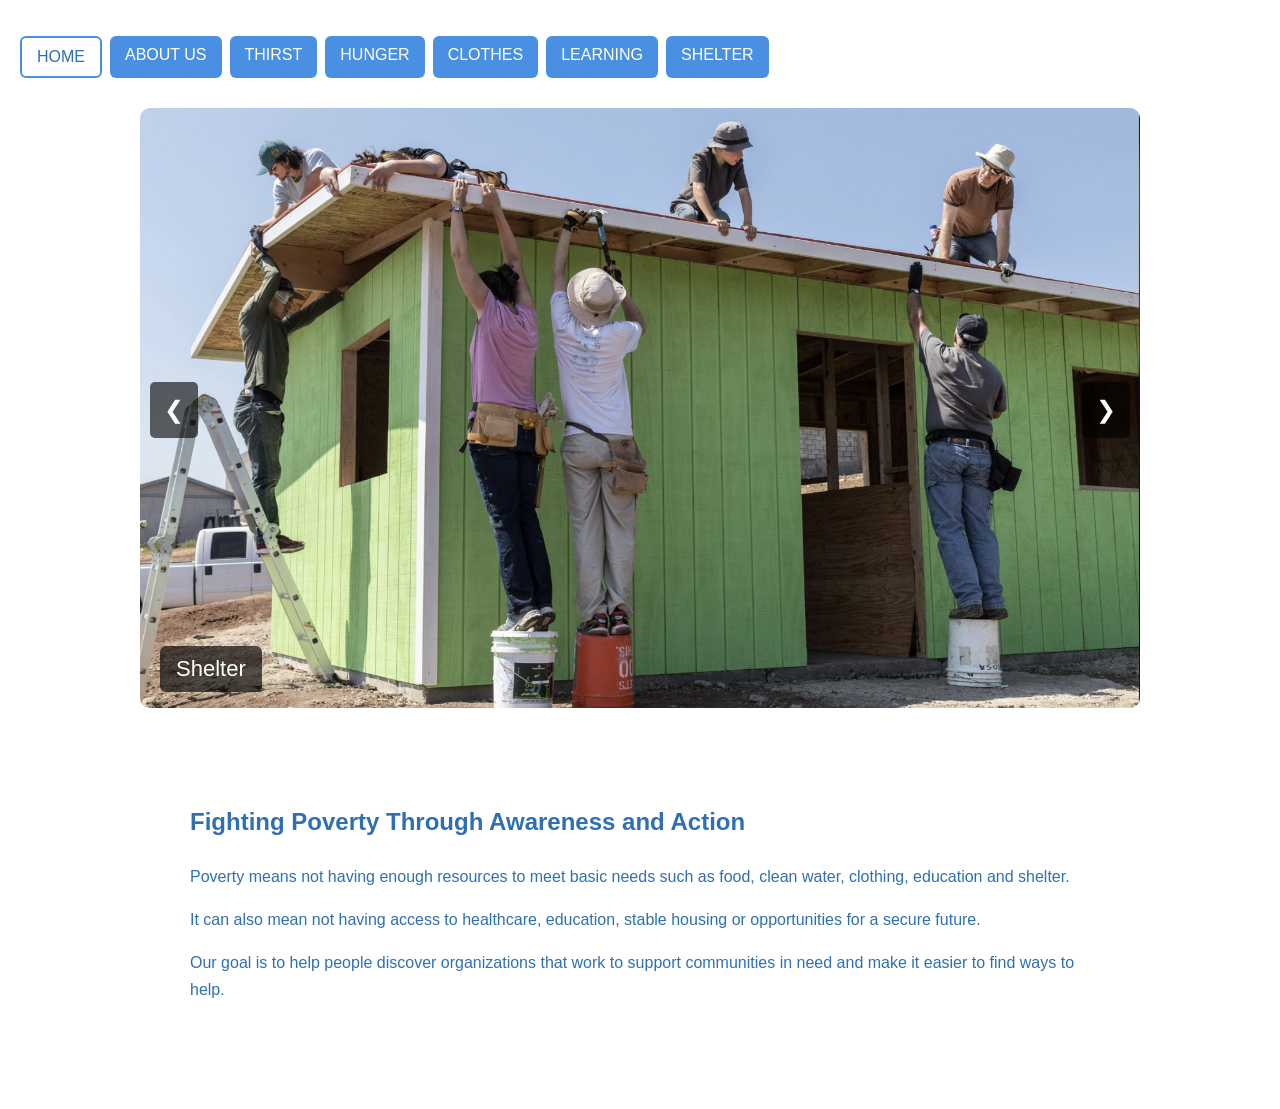
<file: index.html>
<!DOCTYPE html>
<html>

<head>
    <meta charset="UTF-8">
    <meta
        name="viewport"
        content="width=device-width, initial-scale=1"
    >
    <title>HOPEFULL LIGHT | HOME</title>
    <link rel="stylesheet" href="style.css">

    <style>
        body {
            background-color: white;
        }
        .slideshow-container {
            position: relative;
            max-width: 1000px;
            margin: 30px auto;
        }
        .mySlides {
            display: none;
            position: relative;
        }
        .mySlides img {
            width: 100%;
            height: 600px;
            object-fit: cover;
            border-radius: 10px;
        }
        .slide-label {
            position: absolute;
            bottom: 20px;
            left: 20px;
            background-color: rgba(0, 0, 0, 0.65);
            padding: 10px 16px;
            border-radius: 6px;
        }
        .slide-label a {
            color: white;
            text-decoration: none;
            font-size: 22px;
        }
        .slide-label a:hover {
            text-decoration: underline;
        }
        .prev,
        .next {
            position: absolute;
            top: 50%;
            transform: translateY(-50%);
            background-color: rgba(0, 0, 0, 0.6);
            color: white;
            border: none;
            padding: 14px;
            font-size: 24px;
            cursor: pointer;
            border-radius: 5px;
        }
        .prev {
            left: 10px;
        }
        .next {
            right: 10px;
        }
        .prev:hover,
        .next:hover {
            background-color: rgba(0, 0, 0, 0.85);
        }
        .intro-section {
            max-width: 900px;
            margin: 40px auto;
            padding: 30px;
            color: #2F6FB3;
            background-color: white;
            line-height: 1.7;
        }
        .intro-section h2 {
            color: #2F6FB3;
        }
    </style>
</head>

<body>
    <!-- Navigation -->
    <ul>
        <li>
            <a class="nav-link active" href="index.html">
                HOME
            </a>
            <a class="nav-link" href="about us.html">
                ABOUT US
            </a>
            <a class="nav-link" href="water.html">
                THIRST
            </a>
            <a class="nav-link" href="hunger.html">
                HUNGER
            </a>
            <a class="nav-link" href="clothing.html">
                CLOTHES
            </a>
            <a class="nav-link" href="quality education.html">
                LEARNING
            </a>
            <a class="nav-link" href="shelter.html">
                SHELTER
            </a>
        </li>
    </ul>

    <!-- Slideshow -->
    <div class="slideshow-container">
        <!-- Shelter -->
        <div class="mySlides">
          <img src="images/shelter.jpeg"  alt="Volunteers building safe housing">
            <div class="slide-label">
                <a href="shelter.html">
                    Shelter
                </a>
            </div>
        </div>

        <!-- Hunger -->
        <div class="mySlides">
           <img src="images/hunger.jpeg" alt="Community food distribution">
            <div class="slide-label">
                <a href="hunger.html">
                    Hunger
                </a>
            </div>
        </div>

        <!-- Thirst -->
        <div class="mySlides">
            <img src="images/water.jpeg" alt="Children accessing clean water">
            <div class="slide-label">
                <a href="water.html">
                    Thirst
                </a>
            </div>
        </div>

        <!-- Learning -->
        <div class="mySlides">
            <img src="images/education.jpeg" alt="Children learning in a classroom">
            <div class="slide-label">
                <a href="quality education.html">
                    Learning
                </a>
            </div>
        </div>

        <!-- Clothing -->
        <div class="mySlides">
            <img src="images/clothing.jpeg" alt="Volunteers sorting donated clothing">
            <div class="slide-label">
                <a href="clothing.html">
                    Clothes
                </a>
            </div>
        </div>

        <!-- Slideshow buttons -->
        <button
            class="prev"
            onclick="plusDivs(-1)"
        >
            &#10094;
        </button>
        <button
            class="next"
            onclick="plusDivs(1)"
        >
            &#10095;
        </button>
    </div>

    <!-- Introduction -->
    <section class="intro-section">
        <h2>
            Fighting Poverty Through Awareness and Action
        </h2>
        <p>
            Poverty means not having enough resources
            to meet basic needs such as food, clean water,
            clothing, education and shelter.
        </p>
        <p>
            It can also mean not having access to healthcare,
            education, stable housing or opportunities
            for a secure future.
        </p>
        <p>
            Our goal is to help people discover organizations
            that work to support communities in need
            and make it easier to find ways to help.
        </p>
    </section>

    <!-- JavaScript -->
    <script>
        let slideIndex = 1;
        showDivs(slideIndex);
        function plusDivs(n) {
            slideIndex += n;
            showDivs(slideIndex);
        }

        function showDivs(n) {
            const slides =
                document.getElementsByClassName("mySlides");
            if (n > slides.length) {
                slideIndex = 1;
            }
            if (n < 1) {
                slideIndex = slides.length;
            }
            for (let i = 0; i < slides.length; i++) {
                slides[i].style.display = "none";
            }
            slides[slideIndex - 1].style.display = "block";
        }
    </script>
</body>
</html>
</file>
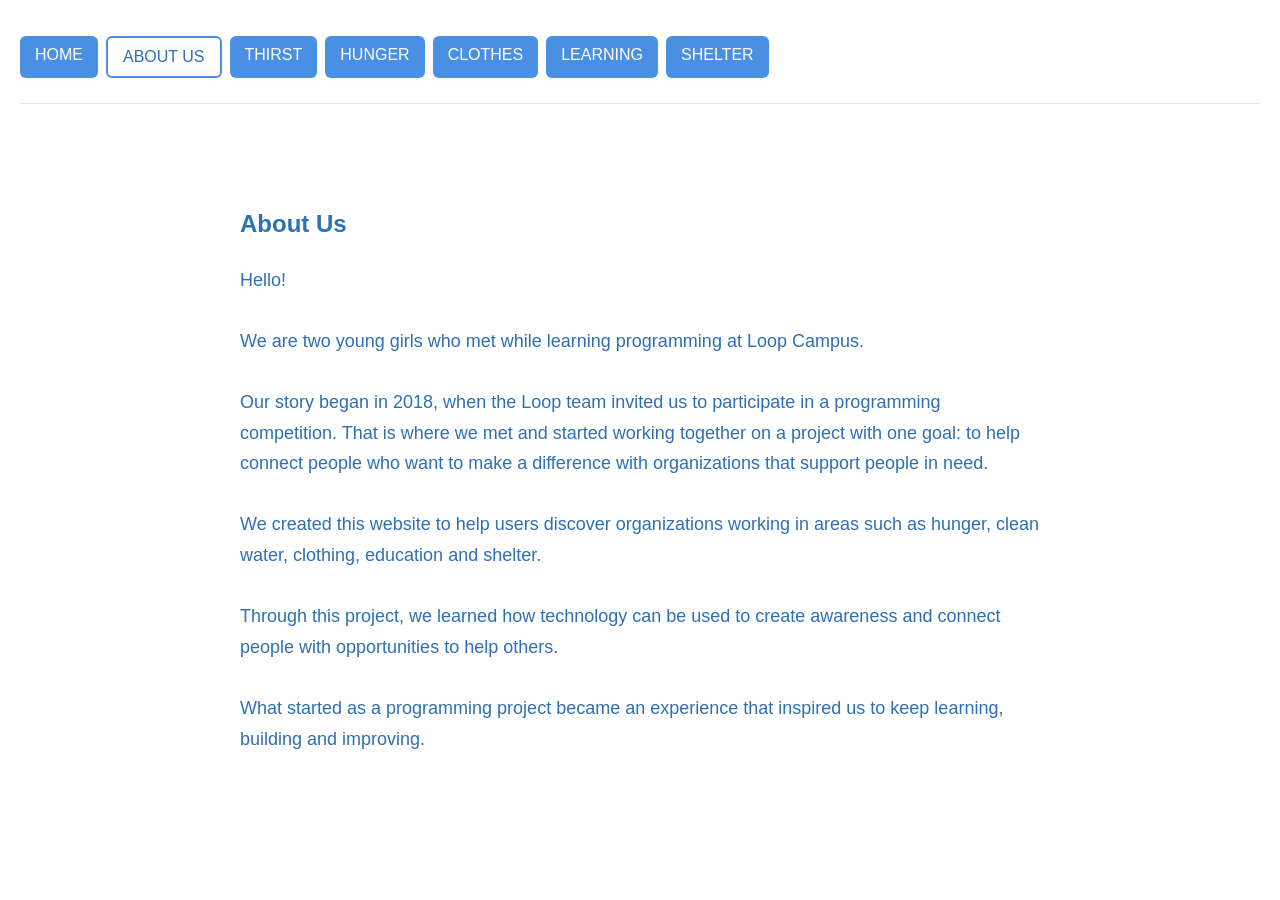
<file: about us.html>
<!DOCTYPE html>
<html>
<head>
    <meta charset="UTF-8">
    <title>HOPEFULL LIGHT | About Us</title>
    <link rel="stylesheet" href="style.css">
    <style>
        .about-section {
            max-width: 800px;
            margin: 50px auto;
            padding: 30px;
            background-color: white;
            border-radius: 10px;
            line-height: 1.7;
        }
        .about-section h1 {
            color: #2F6FB3;
        }
        .about-section p {
            color: #2F6FB3;
            font-size: 18px;
        }
    </style>
</head>

<body>
    <!-- Navigation -->
    <ul>
        <li>
            <a class="nav-link" href="home.html">HOME</a>
            <a class="nav-link active" href="about us.html">ABOUT US</a>
            <a class="nav-link" href="water.html">THIRST</a>
            <a class="nav-link" href="hunger.html">HUNGER</a>
            <a class="nav-link" href="clothing.html">CLOTHES</a>
            <a class="nav-link" href="quality education.html">LEARNING</a>
            <a class="nav-link" href="shelter.html">SHELTER</a>
        </li>
    </ul>
    <hr>

    <!-- About Us -->
    <section class="about-section">
        <h1>About Us</h1>
        <p>
            Hello!
            <br><br>
            We are two young girls who met while learning programming
            at Loop Campus.
            <br><br>
            Our story began in 2018, when the Loop team invited us
            to participate in a programming competition.
            That is where we met and started working together on a project
            with one goal: to help connect people who want to make a difference
            with organizations that support people in need.
            <br><br>
            We created this website to help users discover organizations
            working in areas such as hunger, clean water, clothing,
            education and shelter.
            <br><br>
            Through this project, we learned how technology can be used
            to create awareness and connect people with opportunities
            to help others.
            <br><br>
            What started as a programming project became an experience
            that inspired us to keep learning, building and improving.
        </p>
    </section>
</body>
</html>
</file>
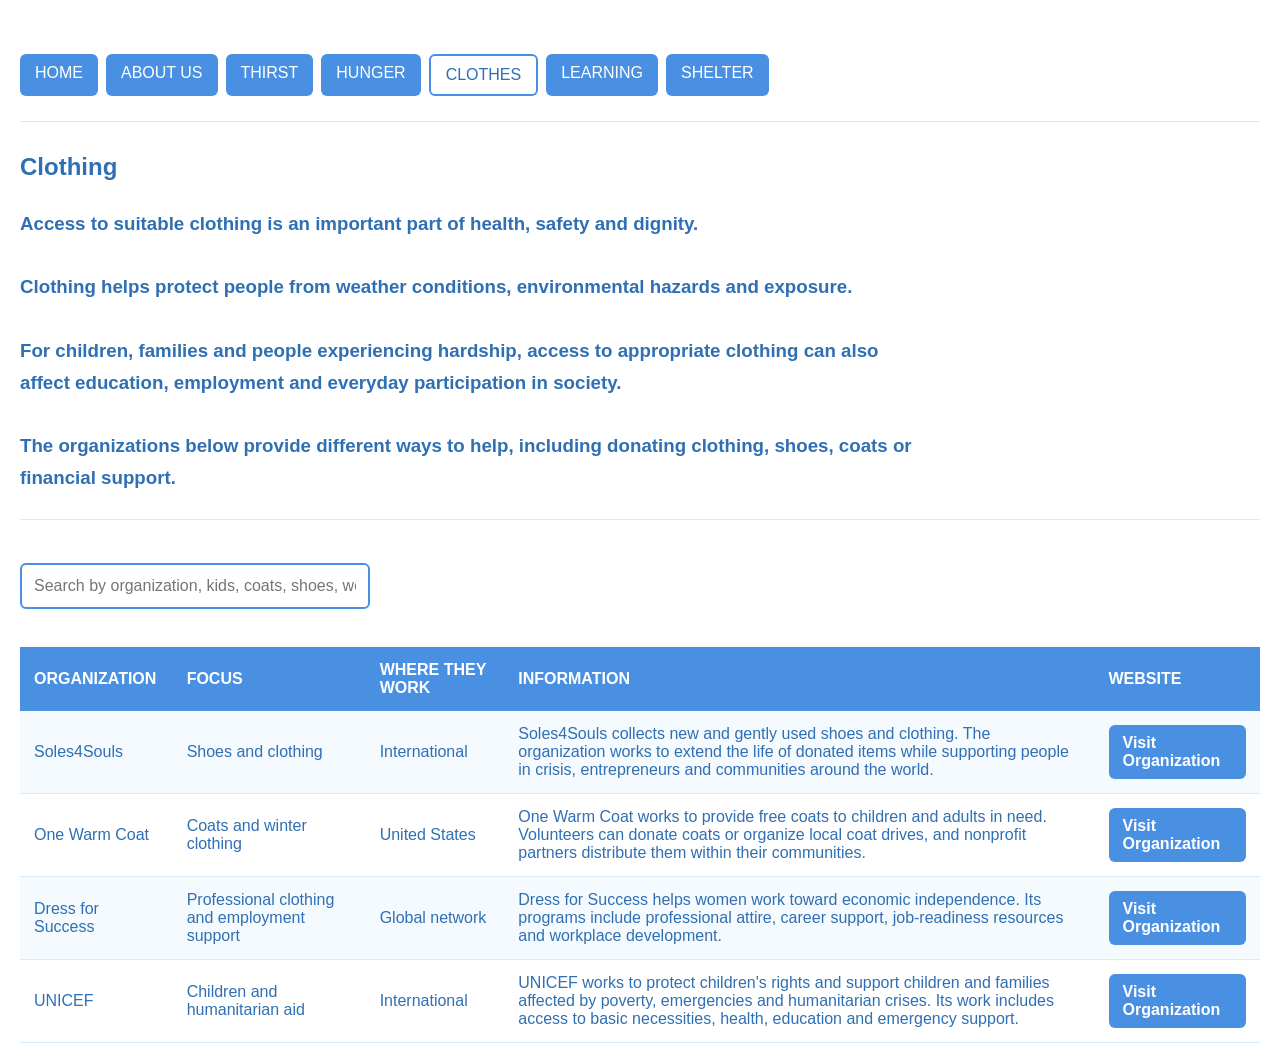
<file: clothing.html>
﻿﻿<!DOCTYPE html>
<html>
<head>
    <meta charset="UTF-8">
    <title>HOPEFULL LIGHT | Clothing</title>
    <link rel="stylesheet" href="style.css">
    <style>
        body {
            background-color: white;
            color: #2F6FB3;
        }
        h1,
        h3 {
            color: #2F6FB3;
        }
        table {
            border-collapse: collapse;
            width: 100%;
            background-color: white;
        }
        th,
        td {
            text-align: left;
            padding: 14px;
        }
        th {
            background-color: #4A90E2;
            color: white;
        }
        td {
            color: #2F6FB3;
            border-bottom: 1px solid #D6EAF8;
        }
        .organization-row:nth-child(even) {
            background-color: #F5FAFE;
        }
        .organization-row:hover {
            background-color: #D6EAF8;
        }
        #orgSearch {
            width: 350px;
            max-width: 90%;
            padding: 12px;
            border: 2px solid #4A90E2;
            border-radius: 6px;
            font-size: 16px;
            outline: none;
        }
        #orgSearch:focus {
            border-color: #2F6FB3;
        }
        .donate-link {
            display: inline-block;
            padding: 9px 14px;
            background-color: #4A90E2;
            color: white;
            text-decoration: none;
            border-radius: 6px;
        }
        .donate-link:hover {
            background-color: #2F6FB3;
        }
        .intro-section {
            max-width: 900px;
            line-height: 1.7;
        }
    </style>
</head>
<body>
    <!-- Navigation -->
    <ul>
        <li>
            <a class="nav-link" href="index.html">
                HOME
            </a>
            <a class="nav-link" href="about us.html">
                ABOUT US
            </a>
            <a class="nav-link" href="water.html">
                THIRST
            </a>
            <a class="nav-link" href="hunger.html">
                HUNGER
            </a>
            <a class="nav-link active" href="clothing.html">
                CLOTHES
            </a>
            <a class="nav-link" href="quality education.html">
                LEARNING
            </a>
            <a class="nav-link" href="shelter.html">
                SHELTER
            </a>
        </li>
    </ul>
    <hr>
    <!-- Page Introduction -->
    <section class="intro-section">
        <h1>
            Clothing
        </h1>
        <h3>
            Access to suitable clothing is an important part of
            health, safety and dignity.
            <br><br>
            Clothing helps protect people from weather conditions,
            environmental hazards and exposure.
            <br><br>
            For children, families and people experiencing hardship,
            access to appropriate clothing can also affect education,
            employment and everyday participation in society.
            <br><br>
            The organizations below provide different ways to help,
            including donating clothing, shoes, coats or financial support.
        </h3>
    </section>
    <hr>
    <br>
    <!-- Search -->
    <input
        type="text"
        id="orgSearch"
        placeholder="Search by organization, kids, coats, shoes, women..."
        oninput="searchOrganizations()"
    >
    <br><br>

    <!-- Organizations Table -->
    <table>
        <tr>
            <th>ORGANIZATION</th>
            <th>FOCUS</th>
            <th>WHERE THEY WORK</th>
            <th>INFORMATION</th>
            <th>WEBSITE</th>
        </tr>
        <!-- Soles4Souls -->
        <tr
            class="organization-row"
            data-name="soles4souls"
            data-tags="shoes clothing clothes kids children families poverty recycling crisis communities"
        >
            <td>
                Soles4Souls
            </td>
            <td>
                Shoes and clothing
            </td>
            <td>
                International
            </td>
            <td>
                Soles4Souls collects new and gently used shoes
                and clothing.
                The organization works to extend the life of donated
                items while supporting people in crisis,
                entrepreneurs and communities around the world.
            </td>
            <td>
                <a
                    class="donate-link"
                    href="https://soles4souls.org/"
                    target="_blank"
                >
                    Visit Organization
                </a>
            </td>
        </tr>

        <!-- One Warm Coat -->
        <tr
            class="organization-row"
            data-name="one warm coat"
            data-tags="coats clothing winter cold kids children adults families homeless warmth"
        >
            <td>
                One Warm Coat
            </td>
            <td>
                Coats and winter clothing
            </td>
            <td>
                United States
            </td>
            <td>
                One Warm Coat works to provide free coats
                to children and adults in need.
                Volunteers can donate coats or organize local coat drives,
                and nonprofit partners distribute them within their communities.
            </td>
            <td>
                <a
                    class="donate-link"
                    href="https://www.onewarmcoat.org/"
                    target="_blank"
                >
                    Visit Organization
                </a>
            </td>
        </tr>

        <!-- Dress for Success -->
        <tr
            class="organization-row"
            data-name="dress for success"
            data-tags="women clothing professional work jobs employment career clothes economic independence"
        >
            <td>
                Dress for Success
            </td>
            <td>
                Professional clothing and employment support
            </td>
            <td>
                Global network
            </td>
            <td>
                Dress for Success helps women work toward
                economic independence.
                Its programs include professional attire,
                career support, job-readiness resources
                and workplace development.
            </td>
            <td>
                <a
                    class="donate-link"
                    href="https://dressforsuccess.org/"
                    target="_blank"
                >
                    Visit Organization
                </a>
            </td>
        </tr>

        <!-- UNICEF -->
        <tr
            class="organization-row"
            data-name="unicef"
            data-tags="kids children families humanitarian emergency clothes clothing"
        >
            <td>
                UNICEF
            </td>
            <td>
                Children and humanitarian aid
            </td>
            <td>
                International
            </td>
            <td>
                UNICEF works to protect children's rights
                and support children and families affected
                by poverty, emergencies and humanitarian crises.
                Its work includes access to basic necessities,
                health, education and emergency support.
            </td>
            <td>
                <a
                    class="donate-link"
                    href="https://www.unicef.org/"
                    target="_blank"
                >
                    Visit Organization
                </a>
            </td>
        </tr>
    </table>

    <!-- JavaScript -->
    <script>
        function searchOrganizations() {
            const searchText =
                document
                    .getElementById("orgSearch")
                    .value
                    .toLowerCase()
                    .trim();
            const rows =
                document.querySelectorAll(".organization-row");
            rows.forEach(function(row) {
                const name =
                    row.dataset.name.toLowerCase();
                const tags =
                    row.dataset.tags.toLowerCase();
                if (
                    name.includes(searchText) ||
                    tags.includes(searchText)
                ) {
                    row.style.display = "";
                }
                else {
                    row.style.display = "none";
                }
            });
        }
    </script>
</body>
</html>
</file>
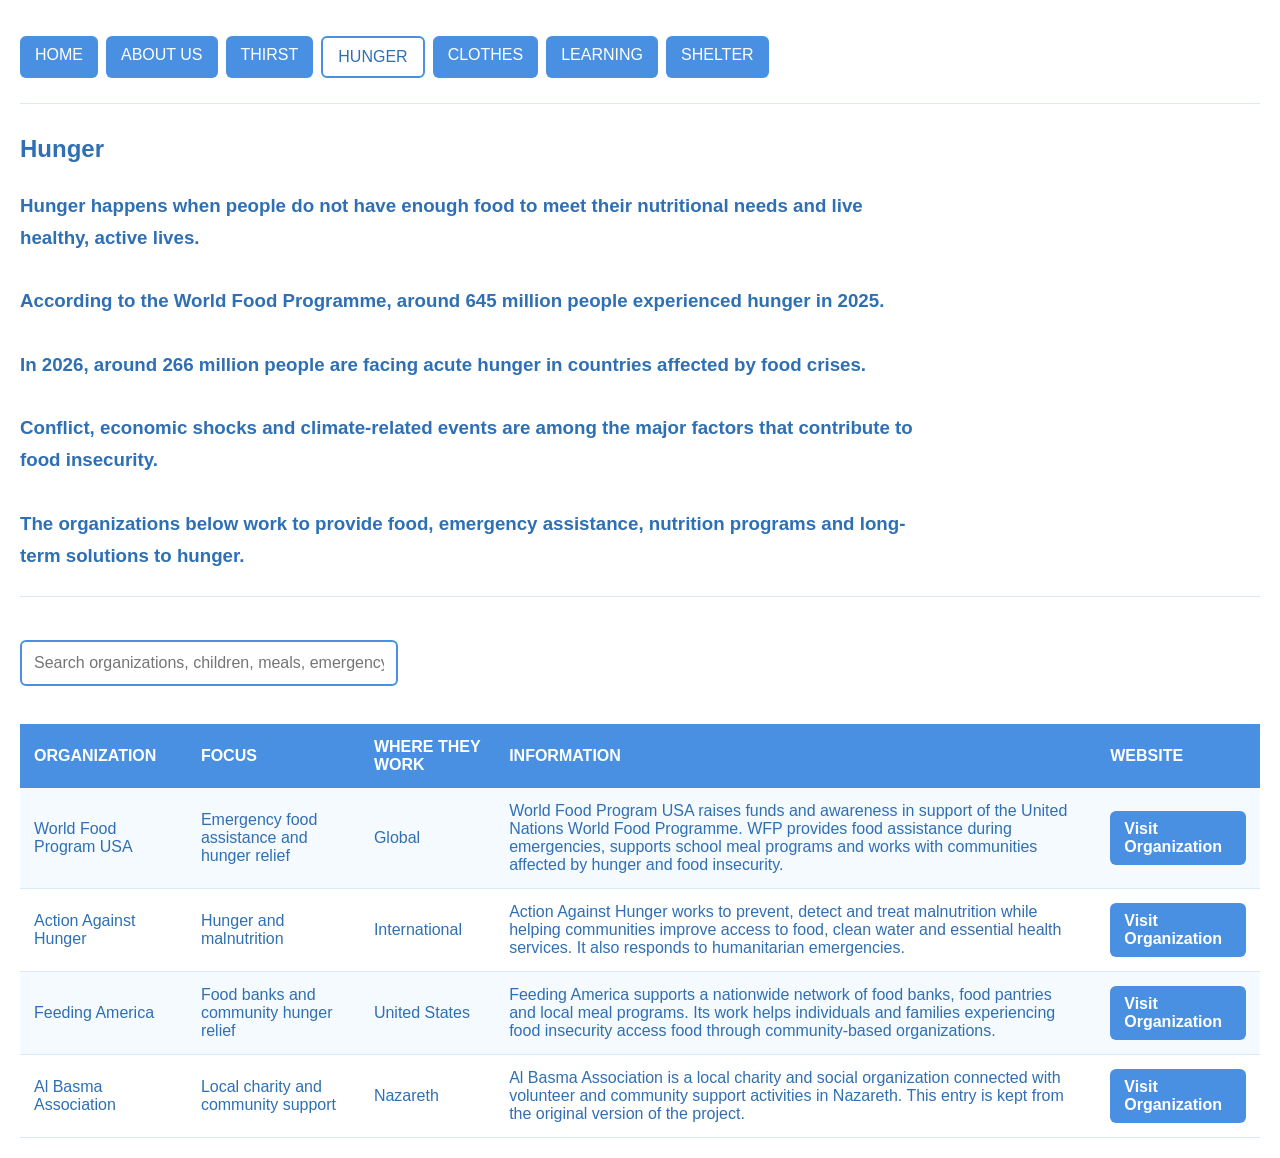
<file: hunger.html>
<!DOCTYPE html>
<html>
<head>
    <meta charset="UTF-8">
    <title>HOPEFULL LIGHT | Hunger</title>
    <link rel="stylesheet" href="style.css">
    <style>
        body {
            background-color: white;
            color: #2F6FB3;
        }
        h1,
        h3 {
            color: #2F6FB3;
        }
        table {
            border-collapse: collapse;
            width: 100%;
            background-color: white;
        }
        th,
        td {
            text-align: left;
            padding: 14px;
        }
        th {
            background-color: #4A90E2;
            color: white;
        }
        td {
            color: #2F6FB3;
            border-bottom: 1px solid #D6EAF8;
        }
        .organization-row:nth-child(even) {
            background-color: #F5FAFE;
        }
        .organization-row:hover {
            background-color: #D6EAF8;
        }
        #orgSearch {
            width: 350px;
            max-width: 90%;
            padding: 12px;
            border: 2px solid #4A90E2;
            border-radius: 6px;
            font-size: 16px;
            outline: none;
        }
        #orgSearch:focus {
            border-color: #2F6FB3;
        }
        .donate-link {
            display: inline-block;
            padding: 9px 14px;
            background-color: #4A90E2;
            color: white;
            text-decoration: none;
            border-radius: 6px;
        }
        .donate-link:hover {
            background-color: #2F6FB3;
        }
        .intro-section {
            max-width: 900px;
            line-height: 1.7;
        }
        .stat {
            font-weight: bold;
        }
    </style>
</head>
<body>
    <!-- Navigation -->
    <ul>
        <li>
            <a class="nav-link" href="index.html">
                HOME
            </a>
            <a class="nav-link" href="about us.html">
                ABOUT US
            </a>
            <a class="nav-link" href="water.html">
                THIRST
            </a>
            <a class="nav-link active" href="hunger.html">
                HUNGER
            </a>
            <a class="nav-link" href="clothing.html">
                CLOTHES
            </a>
            <a class="nav-link" href="quality education.html">
                LEARNING
            </a>
            <a class="nav-link" href="shelter.html">
                SHELTER
            </a>
        </li>
    </ul>
    <hr>
    <!-- Introduction -->
    <section class="intro-section">
        <h1>
            Hunger
        </h1>
        <h3>
            Hunger happens when people do not have enough food
            to meet their nutritional needs and live healthy,
            active lives.
            <br><br>
            According to the World Food Programme,
            around
            <span class="stat">645 million people</span>
            experienced hunger in 2025.
            <br><br>
            In 2026, around
            <span class="stat">266 million people</span>
            are facing acute hunger in countries affected
            by food crises.
            <br><br>
            Conflict, economic shocks and climate-related events
            are among the major factors that contribute to food insecurity.
            <br><br>
            The organizations below work to provide food,
            emergency assistance, nutrition programs
            and long-term solutions to hunger.
        </h3>
    </section>
    <hr>
    <br>
    <!-- Search -->
    <input
        type="text"
        id="orgSearch"
        placeholder="Search organizations, children, meals, emergency..."
        oninput="searchOrganizations()"
    >
    <br><br>
    <!-- Organizations Table -->
    <table>
        <tr>
            <th>ORGANIZATION</th>
            <th>FOCUS</th>
            <th>WHERE THEY WORK</th>
            <th>INFORMATION</th>
            <th>WEBSITE</th>
        </tr>
        <!-- World Food Program USA -->
        <tr
            class="organization-row"
            data-name="world food program usa wfp"
            data-tags="food hunger meals children families emergency famine school meals global"
        >
            <td>
                World Food Program USA
            </td>
            <td>
                Emergency food assistance and hunger relief
            </td>
            <td>
                Global
            </td>
            <td>
                World Food Program USA raises funds and awareness
                in support of the United Nations World Food Programme.
                WFP provides food assistance during emergencies,
                supports school meal programs and works with
                communities affected by hunger and food insecurity.
            </td>
            <td>
                <a
                    class="donate-link"
                    href="https://wfpusa.org/give/"
                    target="_blank"
                >
                    Visit Organization
                </a>
            </td>
        </tr>

        <!-- Action Against Hunger -->
        <tr
            class="organization-row"
            data-name="action against hunger"
            data-tags="hunger food nutrition malnutrition children emergency water health families"
        >
            <td>
                Action Against Hunger
            </td>
            <td>
                Hunger and malnutrition
            </td>
            <td>
                International
            </td>
            <td>
                Action Against Hunger works to prevent,
                detect and treat malnutrition while helping
                communities improve access to food,
                clean water and essential health services.
                It also responds to humanitarian emergencies.
            </td>
            <td>
                <a
                    class="donate-link"
                    href="https://www.actionagainsthunger.org/take-action/donate/"
                    target="_blank"
                >
                    Visit Organization
                </a>
            </td>
        </tr>
        <!-- Feeding America -->
        <tr
            class="organization-row"
            data-name="feeding america"
            data-tags="food hunger meals families children food banks community america"
        >
            <td>
                Feeding America
            </td>
            <td>
                Food banks and community hunger relief
            </td>
            <td>
                United States
            </td>
            <td>
                Feeding America supports a nationwide network
                of food banks, food pantries and local meal programs.
                Its work helps individuals and families
                experiencing food insecurity access food
                through community-based organizations.
            </td>
            <td>
                <a
                    class="donate-link"
                    href="https://www.feedingamerica.org/"
                    target="_blank"
                >
                    Visit Organization
                </a>
            </td>
        </tr>

        <!-- Al Basma Association -->
        <tr
            class="organization-row"
            data-name="al basma association"
            data-tags="food hunger charity volunteers nazareth families children local community"
        >
            <td>
                Al Basma Association
            </td>
            <td>
                Local charity and community support
            </td>
            <td>
                Nazareth
            </td>
            <td>
                Al Basma Association is a local charity
                and social organization connected with
                volunteer and community support activities
                in Nazareth.
                This entry is kept from the original version
                of the project.
            </td>
            <td>
                <a
                    class="donate-link"
                    href="https://ar-ar.facebook.com/%D8%AC%D9%85%D8%B9%D9%8A%D8%A9-%D8%A7%D9%84%D8%A8%D8%B3%D9%85%D8%A9-%D8%A7%D9%84%D9%86%D8%A7%D8%B5%D8%B1%D8%A9-411911428821578/"
                    target="_blank"
                >
                    Visit Organization
                </a>
            </td>
        </tr>
    </table>
    <!-- JavaScript -->
    <script>
        function searchOrganizations() {
            const searchText =
                document
                    .getElementById("orgSearch")
                    .value
                    .toLowerCase()
                    .trim();
            const rows =
                document.querySelectorAll(".organization-row");
            rows.forEach(function(row) {
                const name =
                    row.dataset.name.toLowerCase();
                const tags =
                    row.dataset.tags.toLowerCase();
                if (
                    name.includes(searchText) ||
                    tags.includes(searchText)
                ) {
                    row.style.display = "";

                }
                else {
                    row.style.display = "none";

                }
            });
        }
    </script>
</body>
</html>
</file>
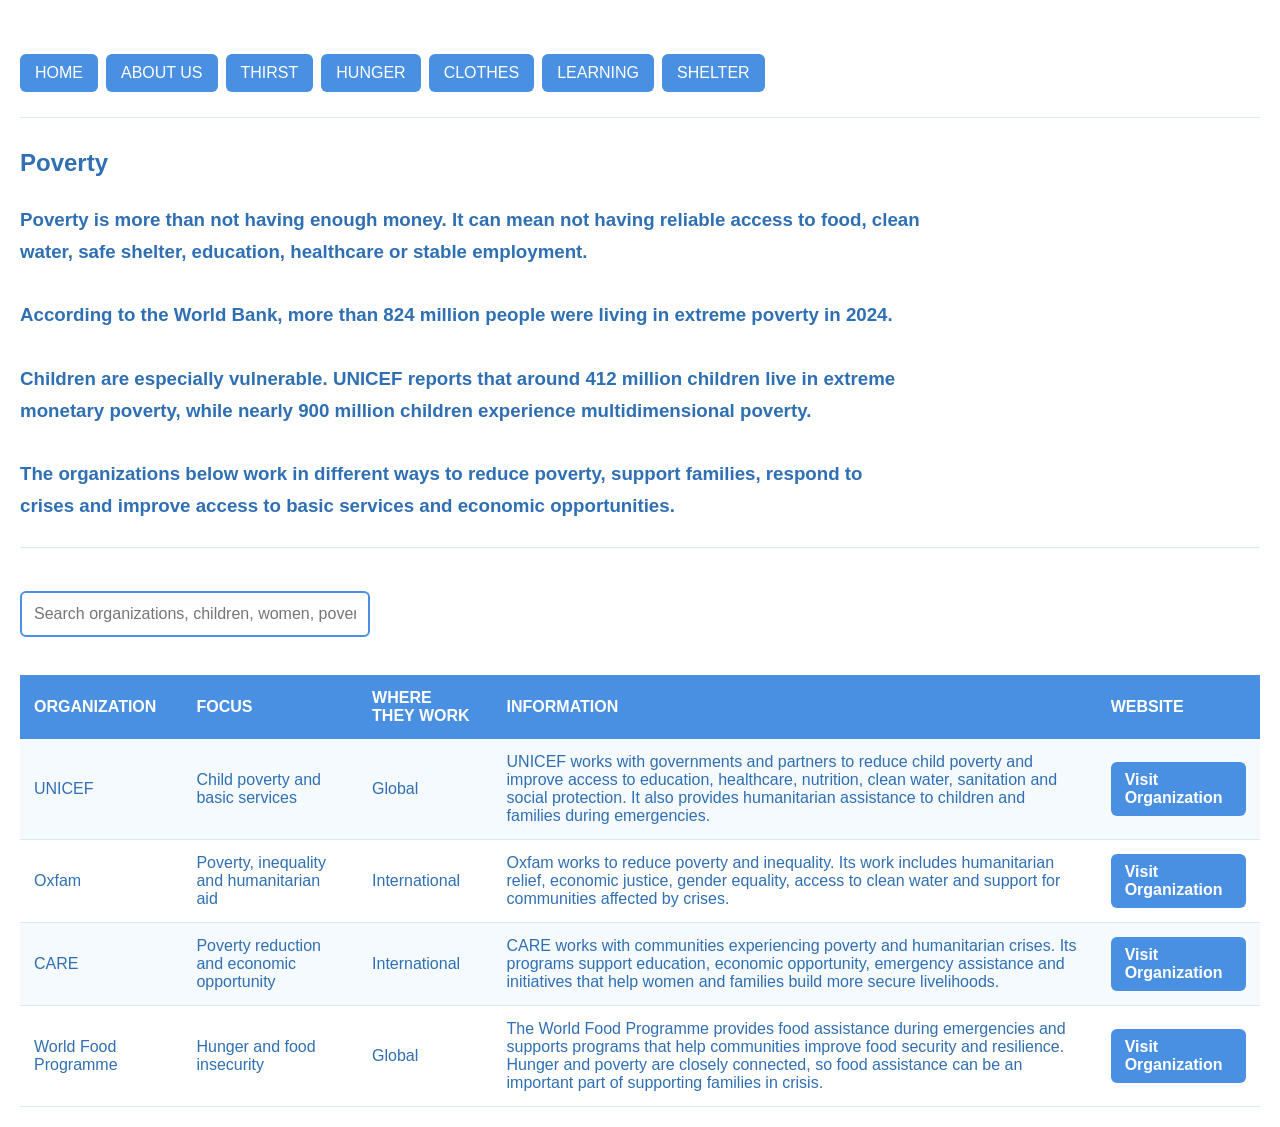
<file: poverty.html>
﻿﻿<!DOCTYPE html>
<html>
<head>
    <meta charset="UTF-8">
    <title>HOPEFULL LIGHT | Poverty</title>
    <link rel="stylesheet" href="style.css">
    <style>
        body {
            background-color: white;
            color: #2F6FB3;
        }
        h1,
        h3 {
            color: #2F6FB3;
        }
        table {
            border-collapse: collapse;
            width: 100%;
            background-color: white;
        }
        th,
        td {
            text-align: left;
            padding: 14px;
        }
        th {
            background-color: #4A90E2;
            color: white;
        }
        td {
            color: #2F6FB3;
            border-bottom: 1px solid #D6EAF8;
        }
        .organization-row:nth-child(even) {
            background-color: #F5FAFE;
        }
        .organization-row:hover {
            background-color: #D6EAF8;
        }
        #orgSearch {
            width: 350px;
            max-width: 90%;
            padding: 12px;
            border: 2px solid #4A90E2;
            border-radius: 6px;
            font-size: 16px;
            outline: none;
        }
        #orgSearch:focus {
            border-color: #2F6FB3;
        }
        .donate-link {
            display: inline-block;
            padding: 9px 14px;
            background-color: #4A90E2;
            color: white;
            text-decoration: none;
            border-radius: 6px;
        }
        .donate-link:hover {
            background-color: #2F6FB3;
        }
        .intro-section {
            max-width: 900px;
            line-height: 1.7;
        }
        .stat {
            font-weight: bold;
        }
    </style>
</head>
<body>
    <!-- Navigation -->
    <ul>
        <li>
            <a class="nav-link" href="index.html">
                HOME
            </a>
            <a class="nav-link" href="about us.html">
                ABOUT US
            </a>
            <a class="nav-link" href="water.html">
                THIRST
            </a>
            <a class="nav-link" href="hunger.html">
                HUNGER
            </a>
            <a class="nav-link" href="clothing.html">
                CLOTHES
            </a>
            <a class="nav-link" href="quality education.html">
                LEARNING
            </a>
            <a class="nav-link" href="shelter.html">
                SHELTER
            </a>
        </li>
    </ul>
    <hr>

    <!-- Introduction -->
    <section class="intro-section">
        <h1>
            Poverty
        </h1>
        <h3>
            Poverty is more than not having enough money.
            It can mean not having reliable access to food,
            clean water, safe shelter, education, healthcare
            or stable employment.
            <br><br>
            According to the World Bank,
            more than
            <span class="stat">824 million people</span>
            were living in extreme poverty in 2024.
            <br><br>
            Children are especially vulnerable.
            UNICEF reports that around
            <span class="stat">412 million children</span>
            live in extreme monetary poverty,
            while nearly
            <span class="stat">900 million children</span>
            experience multidimensional poverty.
            <br><br>
            The organizations below work in different ways
            to reduce poverty, support families,
            respond to crises and improve access
            to basic services and economic opportunities.
        </h3>
    </section>
    <hr>
    <br>
    <!-- Search -->
    <input
        type="text"
        id="orgSearch"
        placeholder="Search organizations, children, women, poverty, education..."
        oninput="searchOrganizations()"
    >
    <br><br>
    <!-- Organizations Table -->
    <table>
        <tr>
            <th>ORGANIZATION</th>
            <th>FOCUS</th>
            <th>WHERE THEY WORK</th>
            <th>INFORMATION</th>
            <th>WEBSITE</th>
        </tr>
        <!-- UNICEF -->
        <tr
            class="organization-row"
            data-name="unicef"
            data-tags="children kids poverty education health water food shelter families humanitarian social protection"
        >
            <td>
                UNICEF
            </td>
            <td>
                Child poverty and basic services
            </td>
            <td>
                Global
            </td>
            <td>
                UNICEF works with governments and partners
                to reduce child poverty and improve access
                to education, healthcare, nutrition,
                clean water, sanitation and social protection.
                It also provides humanitarian assistance
                to children and families during emergencies.
            </td>
            <td>
                <a
                    class="donate-link"
                    href="https://www.unicef.org/"
                    target="_blank"
                >
                    Visit Organization
                </a>
            </td>
        </tr>

        <!-- Oxfam -->
        <tr
            class="organization-row"
            data-name="oxfam"
            data-tags="poverty inequality hunger women families emergency economic justice climate humanitarian"
        >
            <td>
                Oxfam
            </td>
            <td>
                Poverty, inequality and humanitarian aid
            </td>
            <td>
                International
            </td>
            <td>
                Oxfam works to reduce poverty and inequality.
                Its work includes humanitarian relief,
                economic justice, gender equality,
                access to clean water and support for
                communities affected by crises.
            </td>
            <td>
                <a
                    class="donate-link"
                    href="https://www.oxfamamerica.org/donate/"
                    target="_blank"
                >
                    Visit Organization
                </a>
            </td>
        </tr>

        <!-- CARE -->
        <tr
            class="organization-row"
            data-name="care"
            data-tags="poverty women girls families education jobs economic opportunity emergency aid humanitarian"
        >
            <td>
                CARE
            </td>
            <td>
                Poverty reduction and economic opportunity
            </td>
            <td>
                International
            </td>
            <td>
                CARE works with communities experiencing poverty
                and humanitarian crises.
                Its programs support education,
                economic opportunity, emergency assistance
                and initiatives that help women and families
                build more secure livelihoods.
            </td>
            <td>
                <a
                    class="donate-link"
                    href="https://my.care.org/"
                    target="_blank"
                >
                    Visit Organization
                </a>
            </td>
        </tr>

        <!-- World Food Programme -->
        <tr
            class="organization-row"
            data-name="world food programme wfp"
            data-tags="poverty hunger food families children emergency meals humanitarian"
        >
            <td>
                World Food Programme
            </td>
            <td>
                Hunger and food insecurity
            </td>
            <td>
                Global
            </td>
            <td>
                The World Food Programme provides food assistance
                during emergencies and supports programs
                that help communities improve food security
                and resilience.
                Hunger and poverty are closely connected,
                so food assistance can be an important part
                of supporting families in crisis.
            </td>
            <td>
                <a
                    class="donate-link"
                    href="https://www.wfp.org/"
                    target="_blank"
                >
                    Visit Organization
                </a>
            </td>
        </tr>
    </table>

    <!-- JavaScript -->
    <script>
        function searchOrganizations() {
            const searchText =
                document
                    .getElementById("orgSearch")
                    .value
                    .toLowerCase()
                    .trim();
            const rows =
                document.querySelectorAll(".organization-row");
            rows.forEach(function(row) {
                const name =
                    row.dataset.name.toLowerCase();
                const tags =
                    row.dataset.tags.toLowerCase();
                if (
                    name.includes(searchText) ||
                    tags.includes(searchText)
                ) {
                    row.style.display = "";
                }
                else {
                    row.style.display = "none";
                }
            });
        }
    </script>
</body>
</html>
</file>
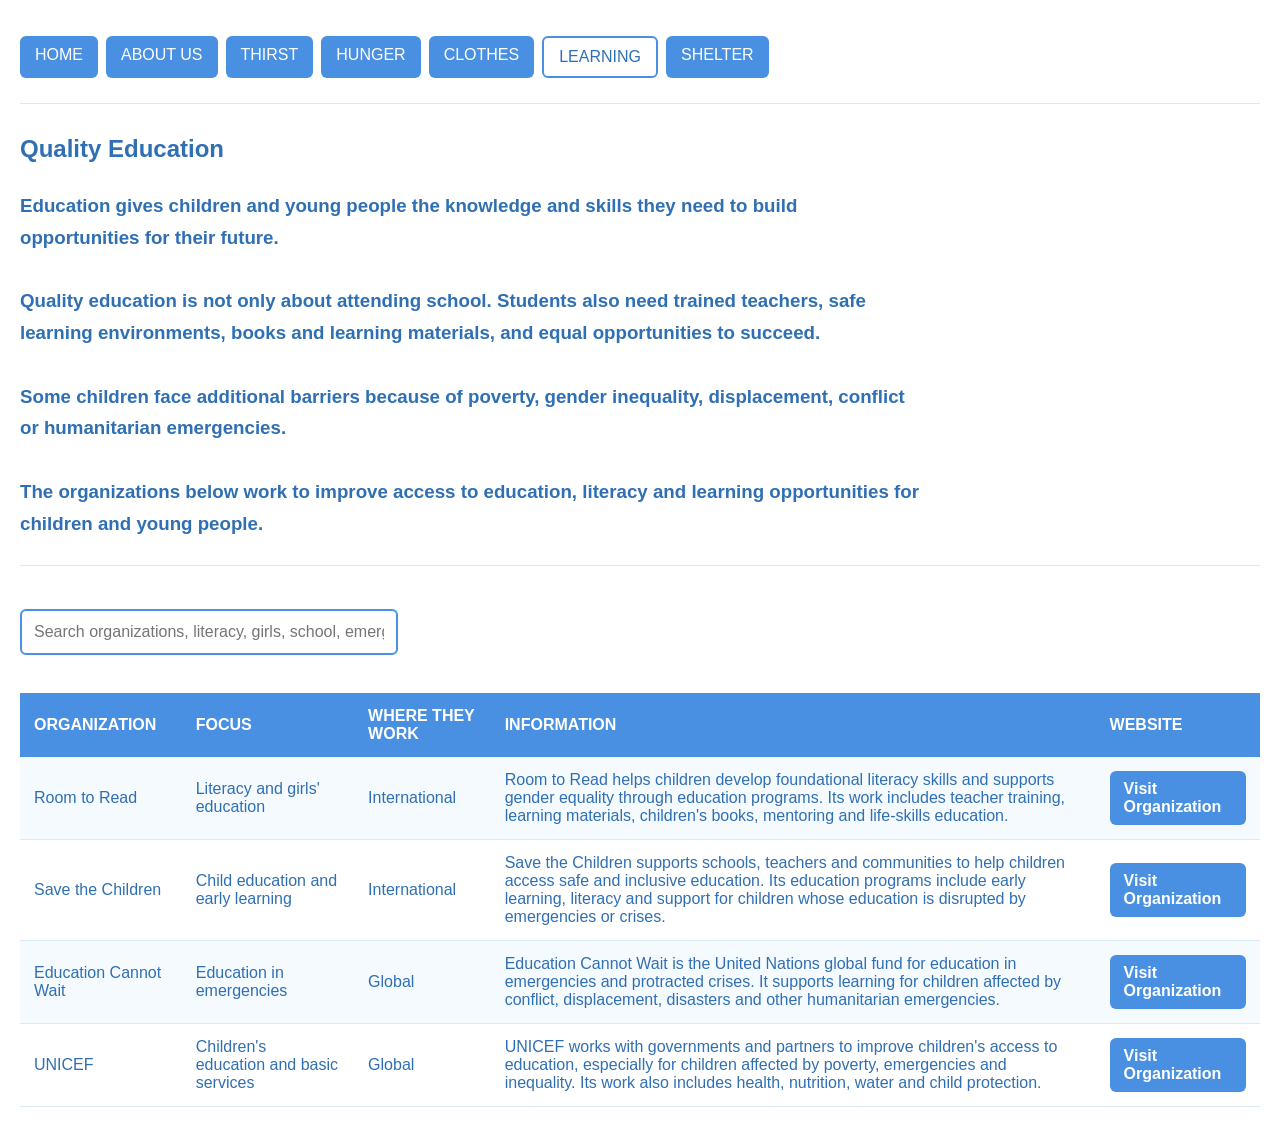
<file: quality education.html>
<!DOCTYPE html>
<html>
<head>
    <meta charset="UTF-8">
    <title>HOPEFULL LIGHT | Quality Education</title>
    <link rel="stylesheet" href="style.css">
    <style>
        body {
            background-color: white;
            color: #2F6FB3;
        }
        h1,
        h3 {
            color: #2F6FB3;
        }
        table {
            border-collapse: collapse;
            width: 100%;
            background-color: white;
        }
        th,
        td {
            text-align: left;
            padding: 14px;
        }
        th {
            background-color: #4A90E2;
            color: white;
        }
        td {
            color: #2F6FB3;
            border-bottom: 1px solid #D6EAF8;
        }
        .organization-row:nth-child(even) {
            background-color: #F5FAFE;
        }
        .organization-row:hover {
            background-color: #D6EAF8;
        }
        #orgSearch {
            width: 350px;
            max-width: 90%;
            padding: 12px;
            border: 2px solid #4A90E2;
            border-radius: 6px;
            font-size: 16px;
            outline: none;
        }
        #orgSearch:focus {
            border-color: #2F6FB3;
        }
        .donate-link {
            display: inline-block;
            padding: 9px 14px;
            background-color: #4A90E2;
            color: white;
            text-decoration: none;
            border-radius: 6px;
        }
        .donate-link:hover {
            background-color: #2F6FB3;
        }
        .intro-section {
            max-width: 900px;
            line-height: 1.7;
        }
    </style>
</head>
<body>
    <!-- Navigation -->
    <ul>
        <li>
            <a class="nav-link" href="index.html">
                HOME
            </a>
            <a class="nav-link" href="about us.html">
                ABOUT US
            </a>
            <a class="nav-link" href="water.html">
                THIRST
            </a>
            <a class="nav-link" href="hunger.html">
                HUNGER
            </a>
            <a class="nav-link" href="clothing.html">
                CLOTHES
            </a>
            <a class="nav-link active" href="quality education.html">
                LEARNING
            </a>
            <a class="nav-link" href="shelter.html">
                SHELTER
            </a>
        </li>
    </ul>
    <hr>

    <!-- Introduction -->
    <section class="intro-section">
        <h1>
            Quality Education
        </h1>
        <h3>
            Education gives children and young people
            the knowledge and skills they need to build
            opportunities for their future.
            <br><br>
            Quality education is not only about attending school.
            Students also need trained teachers,
            safe learning environments,
            books and learning materials,
            and equal opportunities to succeed.
            <br><br>
            Some children face additional barriers because of
            poverty, gender inequality, displacement,
            conflict or humanitarian emergencies.
            <br><br>
            The organizations below work to improve access
            to education, literacy and learning opportunities
            for children and young people.
        </h3>
    </section>
    <hr>
    <br>

    <!-- Search -->
    <input
        type="text"
        id="orgSearch"
        placeholder="Search organizations, literacy, girls, school, emergency..."
        oninput="searchOrganizations()"
    >
    <br><br>

    <!-- Organizations Table -->
    <table>
        <tr>
            <th>ORGANIZATION</th>
            <th>FOCUS</th>
            <th>WHERE THEY WORK</th>
            <th>INFORMATION</th>
            <th>WEBSITE</th>
        </tr>
        <!-- Room to Read -->
        <tr
            class="organization-row"
            data-name="room to read"
            data-tags="education school literacy reading books girls gender equality children students teachers"
        >
            <td>
                Room to Read
            </td>
            <td>
                Literacy and girls' education
            </td>
            <td>
                International
            </td>
            <td>
                Room to Read helps children develop foundational
                literacy skills and supports gender equality
                through education programs.
                Its work includes teacher training,
                learning materials, children's books,
                mentoring and life-skills education.
            </td>
            <td>
                <a
                    class="donate-link"
                    href="https://www.roomtoread.org/"
                    target="_blank"
                >
                    Visit Organization
                </a>
            </td>
        </tr>

        <!-- Save the Children -->
        <tr
            class="organization-row"
            data-name="save the children"
            data-tags="education children kids school teachers literacy learning crisis emergency rural"
        >
            <td>
                Save the Children
            </td>
            <td>
                Child education and early learning
            </td>
            <td>
                International
            </td>
            <td>
                Save the Children supports schools,
                teachers and communities to help children
                access safe and inclusive education.
                Its education programs include early learning,
                literacy and support for children whose education
                is disrupted by emergencies or crises.
            </td>
            <td>
                <a
                    class="donate-link"
                    href="https://www.savethechildren.org/us/what-we-do/education"
                    target="_blank"
                >
                    Visit Organization
                </a>
            </td>
        </tr>

        <!-- Education Cannot Wait -->
        <tr
            class="organization-row"
            data-name="education cannot wait"
            data-tags="education emergency crisis refugees displacement conflict school children girls humanitarian"
        >
            <td>
                Education Cannot Wait
            </td>
            <td>
                Education in emergencies
            </td>
            <td>
                Global
            </td>
            <td>
                Education Cannot Wait is the United Nations
                global fund for education in emergencies
                and protracted crises.
                It supports learning for children affected
                by conflict, displacement, disasters
                and other humanitarian emergencies.
            </td>
            <td>
                <a
                    class="donate-link"
                    href="https://www.educationcannotwait.org/"
                    target="_blank"
                >
                    Visit Organization
                </a>
            </td>
        </tr>
        <!-- UNICEF -->
        <tr
            class="organization-row"
            data-name="unicef"
            data-tags="education school children kids learning humanitarian emergency girls teachers students"
        >
            <td>
                UNICEF
            </td>
            <td>
                Children's education and basic services
            </td>
            <td>
                Global
            </td>
            <td>
                UNICEF works with governments and partners
                to improve children's access to education,
                especially for children affected by poverty,
                emergencies and inequality.
                Its work also includes health,
                nutrition, water and child protection.
            </td>
            <td>
                <a
                    class="donate-link"
                    href="https://www.unicef.org/education"
                    target="_blank"
                >
                    Visit Organization
                </a>
            </td>
        </tr>
    </table>

    <!-- JavaScript -->
    <script>
        function searchOrganizations() {
            const searchText =
                document
                    .getElementById("orgSearch")
                    .value
                    .toLowerCase()
                    .trim();
            const rows =
                document.querySelectorAll(".organization-row");
            rows.forEach(function(row) {
                const name =
                    row.dataset.name.toLowerCase();
                const tags =
                    row.dataset.tags.toLowerCase();
                if (
                    name.includes(searchText) ||
                    tags.includes(searchText)
                ) {
                    row.style.display = "";
                }
                else {
                    row.style.display = "none";
                }
            });
        }
    </script>
</body>
</html>
</file>
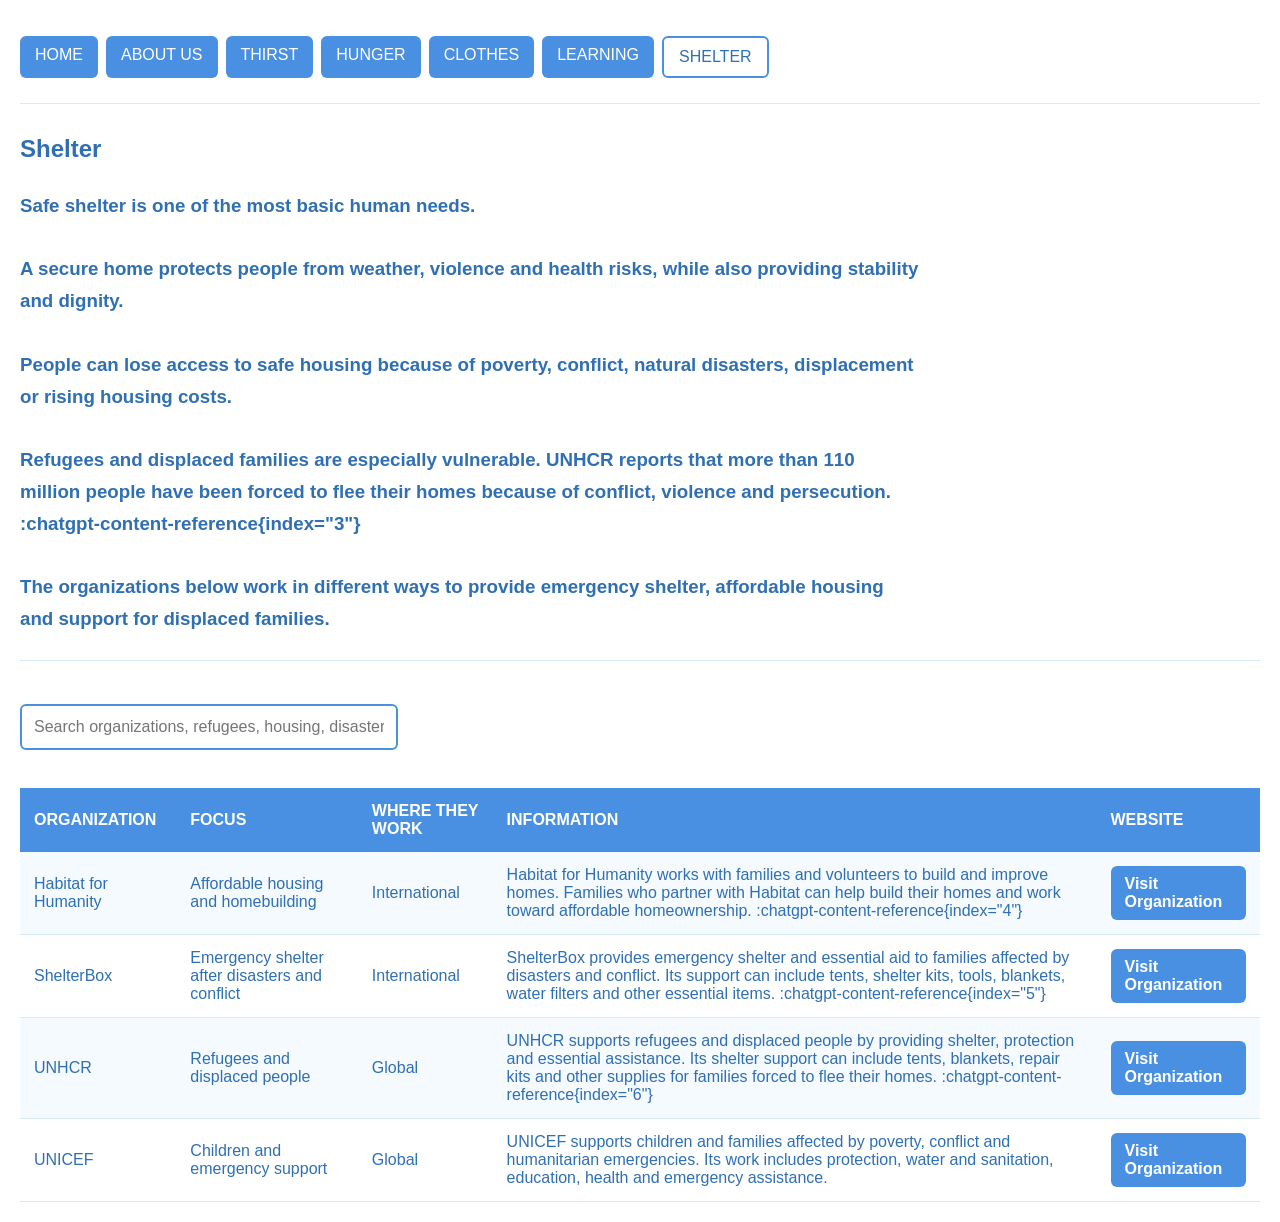
<file: shelter.html>
﻿<!DOCTYPE html>
<html>
<head>
    <meta charset="UTF-8">
    <title>HOPEFULL LIGHT | Shelter</title>
    <link rel="stylesheet" href="style.css">
    <style>
        body {
            background-color: white;
            color: #2F6FB3;
        }
        h1,
        h3 {
            color: #2F6FB3;
        }
        table {
            border-collapse: collapse;
            width: 100%;
            background-color: white;
        }
        th,
        td {
            text-align: left;
            padding: 14px;
        }
        th {
            background-color: #4A90E2;
            color: white;
        }
        td {
            color: #2F6FB3;
            border-bottom: 1px solid #D6EAF8;
        }
        .organization-row:nth-child(even) {
            background-color: #F5FAFE;
        }
        .organization-row:hover {
            background-color: #D6EAF8;
        }
        #orgSearch {
            width: 350px;
            max-width: 90%;
            padding: 12px;
            border: 2px solid #4A90E2;
            border-radius: 6px;
            font-size: 16px;
            outline: none;
        }
        #orgSearch:focus {
            border-color: #2F6FB3;
        }
        .donate-link {
            display: inline-block;
            padding: 9px 14px;
            background-color: #4A90E2;
            color: white;
            text-decoration: none;
            border-radius: 6px;
        }
        .donate-link:hover {
            background-color: #2F6FB3;
        }
        .intro-section {
            max-width: 900px;
            line-height: 1.7;
        }
    </style>
</head>
<body>
    <!-- Navigation -->
    <ul>
        <li>
            <a class="nav-link" href="index.html">
                HOME
            </a>
            <a class="nav-link" href="about us.html">
                ABOUT US
            </a>
            <a class="nav-link" href="water.html">
                THIRST
            </a>
            <a class="nav-link" href="hunger.html">
                HUNGER
            </a>
            <a class="nav-link" href="clothing.html">
                CLOTHES
            </a>
            <a class="nav-link" href="quality education.html">
                LEARNING
            </a>
            <a class="nav-link active" href="shelter.html">
                SHELTER
            </a>
        </li>
    </ul>
    <hr>
    <!-- Introduction -->
    <section class="intro-section">
        <h1>
            Shelter
        </h1>
        <h3>
            Safe shelter is one of the most basic human needs.
            <br><br>
            A secure home protects people from weather,
            violence and health risks, while also providing
            stability and dignity.
            <br><br>
            People can lose access to safe housing because of
            poverty, conflict, natural disasters,
            displacement or rising housing costs.
            <br><br>
            Refugees and displaced families are especially vulnerable.
            UNHCR reports that more than 110 million people
            have been forced to flee their homes because of
            conflict, violence and persecution. :chatgpt-content-reference{index="3"}
            <br><br>
            The organizations below work in different ways
            to provide emergency shelter,
            affordable housing and support for displaced families.
        </h3>
    </section>
    <hr>
    <br>
    <!-- Search -->
    <input
        type="text"
        id="orgSearch"
        placeholder="Search organizations, refugees, housing, disaster, families..."
        oninput="searchOrganizations()"
    >
    <br><br>
    <!-- Organizations Table -->
    <table>
        <tr>
            <th>ORGANIZATION</th>
            <th>FOCUS</th>
            <th>WHERE THEY WORK</th>
            <th>INFORMATION</th>
            <th>WEBSITE</th>
        </tr>
        <!-- Habitat for Humanity -->
        <tr
            class="organization-row"
            data-name="habitat for humanity"
            data-tags="housing homes shelter families affordable housing volunteers building poverty community"
        >
            <td>
                Habitat for Humanity
            </td>
            <td>
                Affordable housing and homebuilding
            </td>
            <td>
                International
            </td>
            <td>
                Habitat for Humanity works with families
                and volunteers to build and improve homes.
                Families who partner with Habitat
                can help build their homes and work toward
                affordable homeownership. :chatgpt-content-reference{index="4"}
            </td>
            <td>
                <a
                    class="donate-link"
                    href="https://www.habitat.org/"
                    target="_blank"
                >
                    Visit Organization
                </a>
            </td>
        </tr>

        <!-- ShelterBox -->
        <tr
            class="organization-row"
            data-name="shelterbox"
            data-tags="shelter disaster conflict emergency tents families displaced refugees rebuilding"
        >
            <td>
                ShelterBox
            </td>
            <td>
                Emergency shelter after disasters and conflict
            </td>
            <td>
                International
            </td>
            <td>
                ShelterBox provides emergency shelter
                and essential aid to families affected
                by disasters and conflict.
                Its support can include tents,
                shelter kits, tools, blankets,
                water filters and other essential items. :chatgpt-content-reference{index="5"}
            </td>
            <td>
                <a
                    class="donate-link"
                    href="https://shelterbox.org/donate/"
                    target="_blank"
                >
                    Visit Organization
                </a>
            </td>
        </tr>
        <!-- UNHCR -->
        <tr
            class="organization-row"
            data-name="unhcr united nations refugee agency"
            data-tags="refugees shelter displaced families children conflict war tents emergency protection"
        >
            <td>
                UNHCR
            </td>
            <td>
                Refugees and displaced people
            </td>
            <td>
                Global
            </td>
            <td>
                UNHCR supports refugees and displaced people
                by providing shelter, protection
                and essential assistance.
                Its shelter support can include tents,
                blankets, repair kits and other supplies
                for families forced to flee their homes. :chatgpt-content-reference{index="6"}
            </td>
            <td>
                <a
                    class="donate-link"
                    href="https://donate.unhcr.org/int/en/help-refugees"
                    target="_blank"
                >
                    Visit Organization
                </a>
            </td>
        </tr>

        <!-- UNICEF -->
        <tr
            class="organization-row"
            data-name="unicef"
            data-tags="children kids families shelter humanitarian emergency refugees displaced protection"
        >
            <td>
                UNICEF
            </td>
            <td>
                Children and emergency support
            </td>
            <td>
                Global
            </td>
            <td>
                UNICEF supports children and families
                affected by poverty, conflict and humanitarian emergencies.
                Its work includes protection,
                water and sanitation,
                education, health and emergency assistance.
            </td>
            <td>
                <a
                    class="donate-link"
                    href="https://www.unicef.org/"
                    target="_blank"
                >
                    Visit Organization
                </a>
            </td>
        </tr>
    </table>

    <!-- JavaScript -->
    <script>
        function searchOrganizations() {
            const searchText =
                document
                    .getElementById("orgSearch")
                    .value
                    .toLowerCase()
                    .trim();
            const rows =
                document.querySelectorAll(".organization-row");
            rows.forEach(function(row) {
                const name =
                    row.dataset.name.toLowerCase();
                const tags =
                    row.dataset.tags.toLowerCase();
                if (
                    name.includes(searchText) ||
                    tags.includes(searchText)
                ) {
                    row.style.display = "";
                }
                else {
                    row.style.display = "none";
                }
            });
        }
    </script>
</body>
</html>
</file>
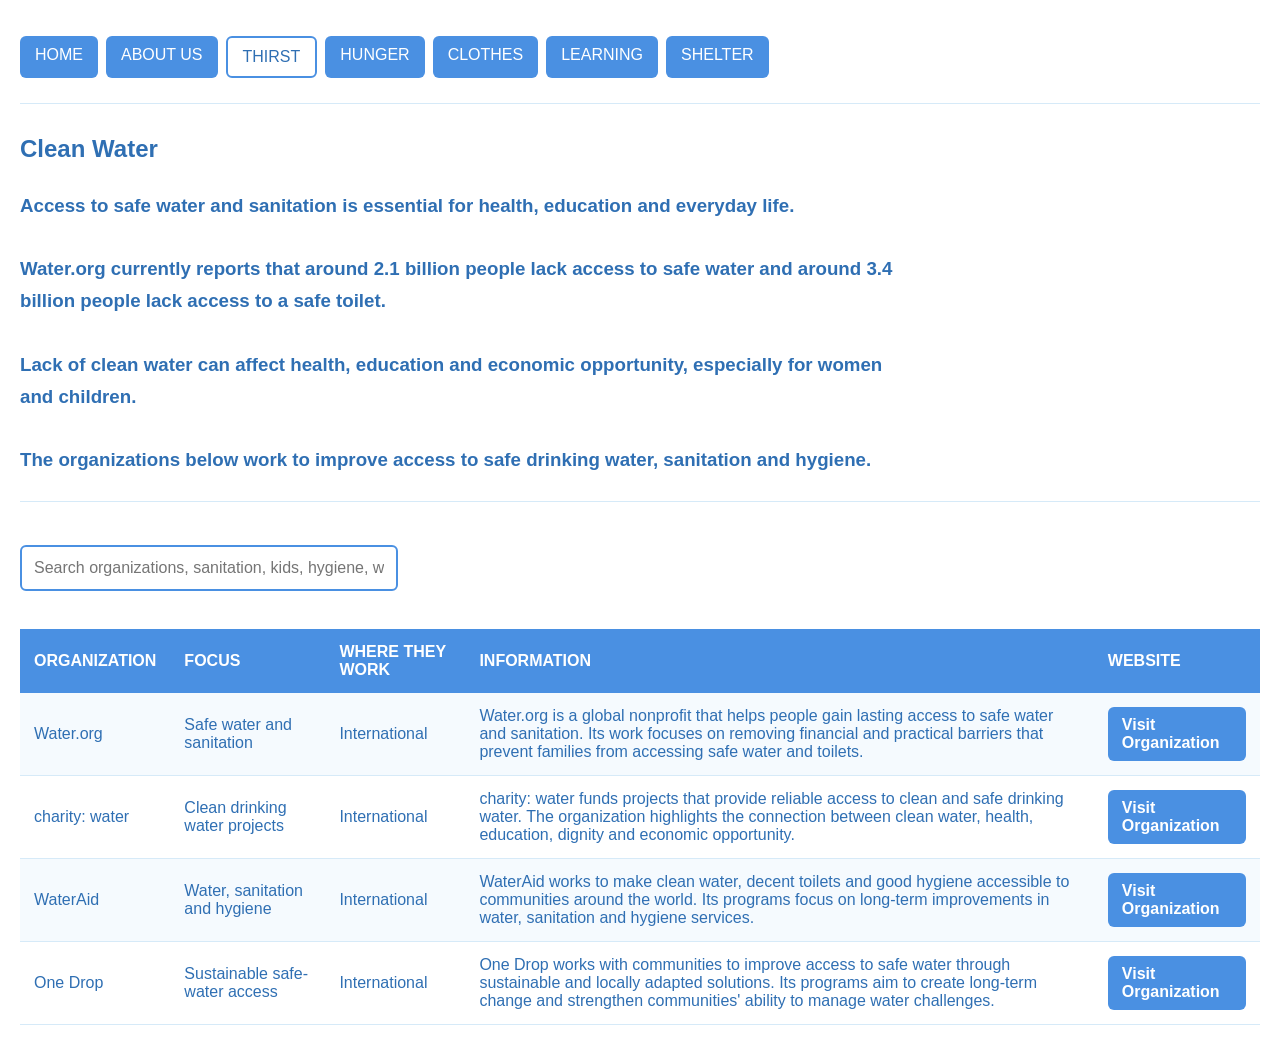
<file: water.html>
﻿<!DOCTYPE html>
<html>
<head>
    <meta charset="UTF-8">
    <title>HOPEFULL LIGHT |Water</title>
    <link rel="stylesheet" href="style.css">
    <style>
        body {
            background-color: white;
            color: #2F6FB3;
        }
        h1,
        h3 {
            color: #2F6FB3;
        }
        table {
            border-collapse: collapse;
            width: 100%;
            background-color: white;
        }
        th,
        td {
            text-align: left;
            padding: 14px;
        }
        th {
            background-color: #4A90E2;
            color: white;
        }
        td {
            color: #2F6FB3;
            border-bottom: 1px solid #D6EAF8;
        }
        .organization-row:nth-child(even) {
            background-color: #F5FAFE;
        }
        .organization-row:hover {
            background-color: #D6EAF8;
        }
        #orgSearch {
            width: 350px;
            max-width: 90%;
            padding: 12px;
            border: 2px solid #4A90E2;
            border-radius: 6px;
            font-size: 16px;
            outline: none;
        }
        #orgSearch:focus {
            border-color: #2F6FB3;
        }
        .donate-link {
            display: inline-block;
            padding: 9px 14px;
            background-color: #4A90E2;
            color: white;
            text-decoration: none;
            border-radius: 6px;
        }
        .donate-link:hover {
            background-color: #2F6FB3;
        }
        .intro-section {
            max-width: 900px;
            line-height: 1.7;
        }
        .stat {
            font-weight: bold;
        }
    </style>
</head>
<body>
    <!-- Navigation -->
    <ul>
        <li>
            <a class="nav-link" href="index.html">
                HOME
            </a>
            <a class="nav-link" href="about us.html">
                ABOUT US
            </a>
            <a class="nav-link active" href="water.html">
                THIRST
            </a>
            <a class="nav-link" href="hunger.html">
                HUNGER
            </a>
            <a class="nav-link" href="clothing.html">
                CLOTHES
            </a>
            <a class="nav-link" href="quality education.html">
                LEARNING
            </a>
            <a class="nav-link" href="shelter.html">
                SHELTER
            </a>
        </li>
    </ul>
    <hr>

    <!-- Introduction -->
    <section class="intro-section">
        <h1>
            Clean Water
        </h1>
        <h3>
            Access to safe water and sanitation is essential
            for health, education and everyday life.
            <br><br>
            Water.org currently reports that around
            <span class="stat">2.1 billion people</span>
            lack access to safe water and around
            <span class="stat">3.4 billion people</span>
            lack access to a safe toilet.
            <br><br>
            Lack of clean water can affect health,
            education and economic opportunity,
            especially for women and children.
            <br><br>
            The organizations below work to improve access
            to safe drinking water, sanitation and hygiene.
        </h3>
    </section>
    <hr>
    <br>
    <!-- Search -->
    <input
        type="text"
        id="orgSearch"
        placeholder="Search organizations, sanitation, kids, hygiene, women..."
        oninput="searchOrganizations()"
    >
    <br><br>
    <!-- Organizations Table -->
    <table>
        <tr>
            <th>ORGANIZATION</th>
            <th>FOCUS</th>
            <th>WHERE THEY WORK</th>
            <th>INFORMATION</th>
            <th>WEBSITE</th>
        </tr>
        <!-- Water.org -->
        <tr
            class="organization-row"
            data-name="water.org"
            data-tags="water sanitation hygiene families children women poverty finance clean water global"
        >
            <td>
                Water.org
            </td>
            <td>
                Safe water and sanitation
            </td>
            <td>
                International
            </td>
            <td>
                Water.org is a global nonprofit that helps
                people gain lasting access to safe water
                and sanitation.
                Its work focuses on removing financial
                and practical barriers that prevent families
                from accessing safe water and toilets.
            </td>
            <td>
                <a
                    class="donate-link"
                    href="https://water.org/donate/"
                    target="_blank"
                >
                    Visit Organization
                </a>
            </td>
        </tr>

        <!-- charity: water -->
        <tr
            class="organization-row"
            data-name="charity water"
            data-tags="water clean water wells children women girls school health poverty communities"
        >
            <td>
                charity: water
            </td>
            <td>
                Clean drinking water projects
            </td>
            <td>
                International
            </td>
            <td>
                charity: water funds projects that provide
                reliable access to clean and safe drinking water.
                The organization highlights the connection
                between clean water, health, education,
                dignity and economic opportunity.
            </td>
            <td>
                <a
                    class="donate-link"
                    href="https://www.charitywater.org/donate"
                    target="_blank"
                >
                    Visit Organization
                </a>
            </td>
        </tr>

        <!-- WaterAid -->
        <tr
            class="organization-row"
            data-name="wateraid"
            data-tags="water sanitation hygiene toilets health clean water communities women children global"
        >
            <td>
                WaterAid
            </td>
            <td>
                Water, sanitation and hygiene
            </td>
            <td>
                International
            </td>
            <td>
                WaterAid works to make clean water,
                decent toilets and good hygiene
                accessible to communities around the world.
                Its programs focus on long-term improvements
                in water, sanitation and hygiene services.
            </td>
            <td>
                <a
                    class="donate-link"
                    href="https://www.wateraid.org/"
                    target="_blank"
                >
                    Visit Organization
                </a>
            </td>
        </tr>
        <!-- One Drop -->
        <tr
            class="organization-row"
            data-name="one drop"
            data-tags="water sanitation hygiene communities sustainable safe water families health global"
        >
            <td>
                One Drop
            </td>
            <td>
                Sustainable safe-water access
            </td>
            <td>
                International
            </td>
            <td>
                One Drop works with communities
                to improve access to safe water
                through sustainable and locally adapted solutions.
                Its programs aim to create long-term change
                and strengthen communities' ability
                to manage water challenges.
            </td>
            <td>
                <a
                    class="donate-link"
                    href="https://www.onedrop.org/"
                    target="_blank"
                >
                    Visit Organization
                </a>
            </td>
        </tr>
    </table>

    <!-- JavaScript -->
    <script>
        function searchOrganizations() {
            const searchText =
                document
                    .getElementById("orgSearch")
                    .value
                    .toLowerCase()
                    .trim();
            const rows =
                document.querySelectorAll(".organization-row");
            rows.forEach(function(row) {
                const name =
                    row.dataset.name.toLowerCase();
                const tags =
                    row.dataset.tags.toLowerCase();
                if (
                    name.includes(searchText) ||
                    tags.includes(searchText)
                ) {
                    row.style.display = "";
                }
                else {
                    row.style.display = "none";
                }
            });
        }
    </script>
</body>
</html>
</file>
<file: style.css>
:root {
    --blue-dark: #2F6FB3;
    --blue-main: #4A90E2;
    --blue-light: #D6EAF8;
    --blue-extra-light: #EEF6FC;
    --white: #FFFFFF;
}
/*General page styling */
body {
    margin: 0;
    padding: 20px;
    background-color: var(--white);
    color: var(--blue-dark);
    font-family: Arial, sans-serif;
}
h1,
h2,
h3 {
    color: var(--blue-dark);
}
hr {
    border: none;
    border-top: 1px solid var(--blue-light);
    margin: 25px 0;
}
/* Navigation */
ul {
    list-style: none;
    padding: 0;
}
li {
    display: flex;
    flex-wrap: wrap;
    gap: 8px;
}
.nav-link {
    color: var(--white);
    background-color: var(--blue-main);
    padding: 10px 15px;
    text-decoration: none;
    border-radius: 6px;
    transition: 0.2s;
}

.nav-link:hover {
    background-color: var(--blue-dark);
    color: var(--white);
}

.nav-link.active {
    background-color: var(--white);
    color: var(--blue-dark);

    border: 2px solid var(--blue-main);
}

/* Page introductions*/
.intro-section {
    max-width: 900px;
    line-height: 1.7;
}
.stat {
    font-weight: bold;
}

/* Organization search*/
#orgSearch {
    width: 350px;
    max-width: 90%;
    padding: 12px;
    border: 2px solid var(--blue-main);
    border-radius: 6px;
    font-size: 16px;
    outline: none;
}
#orgSearch:focus {
    border-color: var(--blue-dark);
}

/* Organization tables */
table {
    width: 100%;
    border-collapse: collapse;
    background-color: var(--white);
    margin-top: 20px;
}
th,
td {
    text-align: left;
    padding: 14px;
}
th {
    background-color: var(--blue-main);
    color: var(--white);
}
td {
    color: var(--blue-dark);
    border-bottom: 1px solid var(--blue-light);
}
.organization-row:nth-child(even) {
    background-color: var(--blue-extra-light);
}
.organization-row:hover {
    background-color: var(--blue-light);
}

/* Links / buttons*/
table a {
    color: var(--blue-dark);
    font-weight: bold;
    text-decoration: none;
}

table a:hover {
    color: var(--blue-main);
}

.donate-link {
    display: inline-block;
    padding:11px 14px;
    background-color: var(--blue-main);
    color: var(--white);
    text-decoration: none;
    border-radius: 6px;
    transition: 0.2s;
}

.donate-link:hover {
    background-color: var(--blue-dark);
    color: var(--white);
}

/* About page */
.about-section {
    max-width: 800px;
    margin: 50px auto;
    padding: 30px;
    background-color: var(--white);
    border-radius: 10px;
    line-height: 1.7;
}

.about-section p {
    color: var(--blue-dark);
    font-size: 18px;
}
</file>
